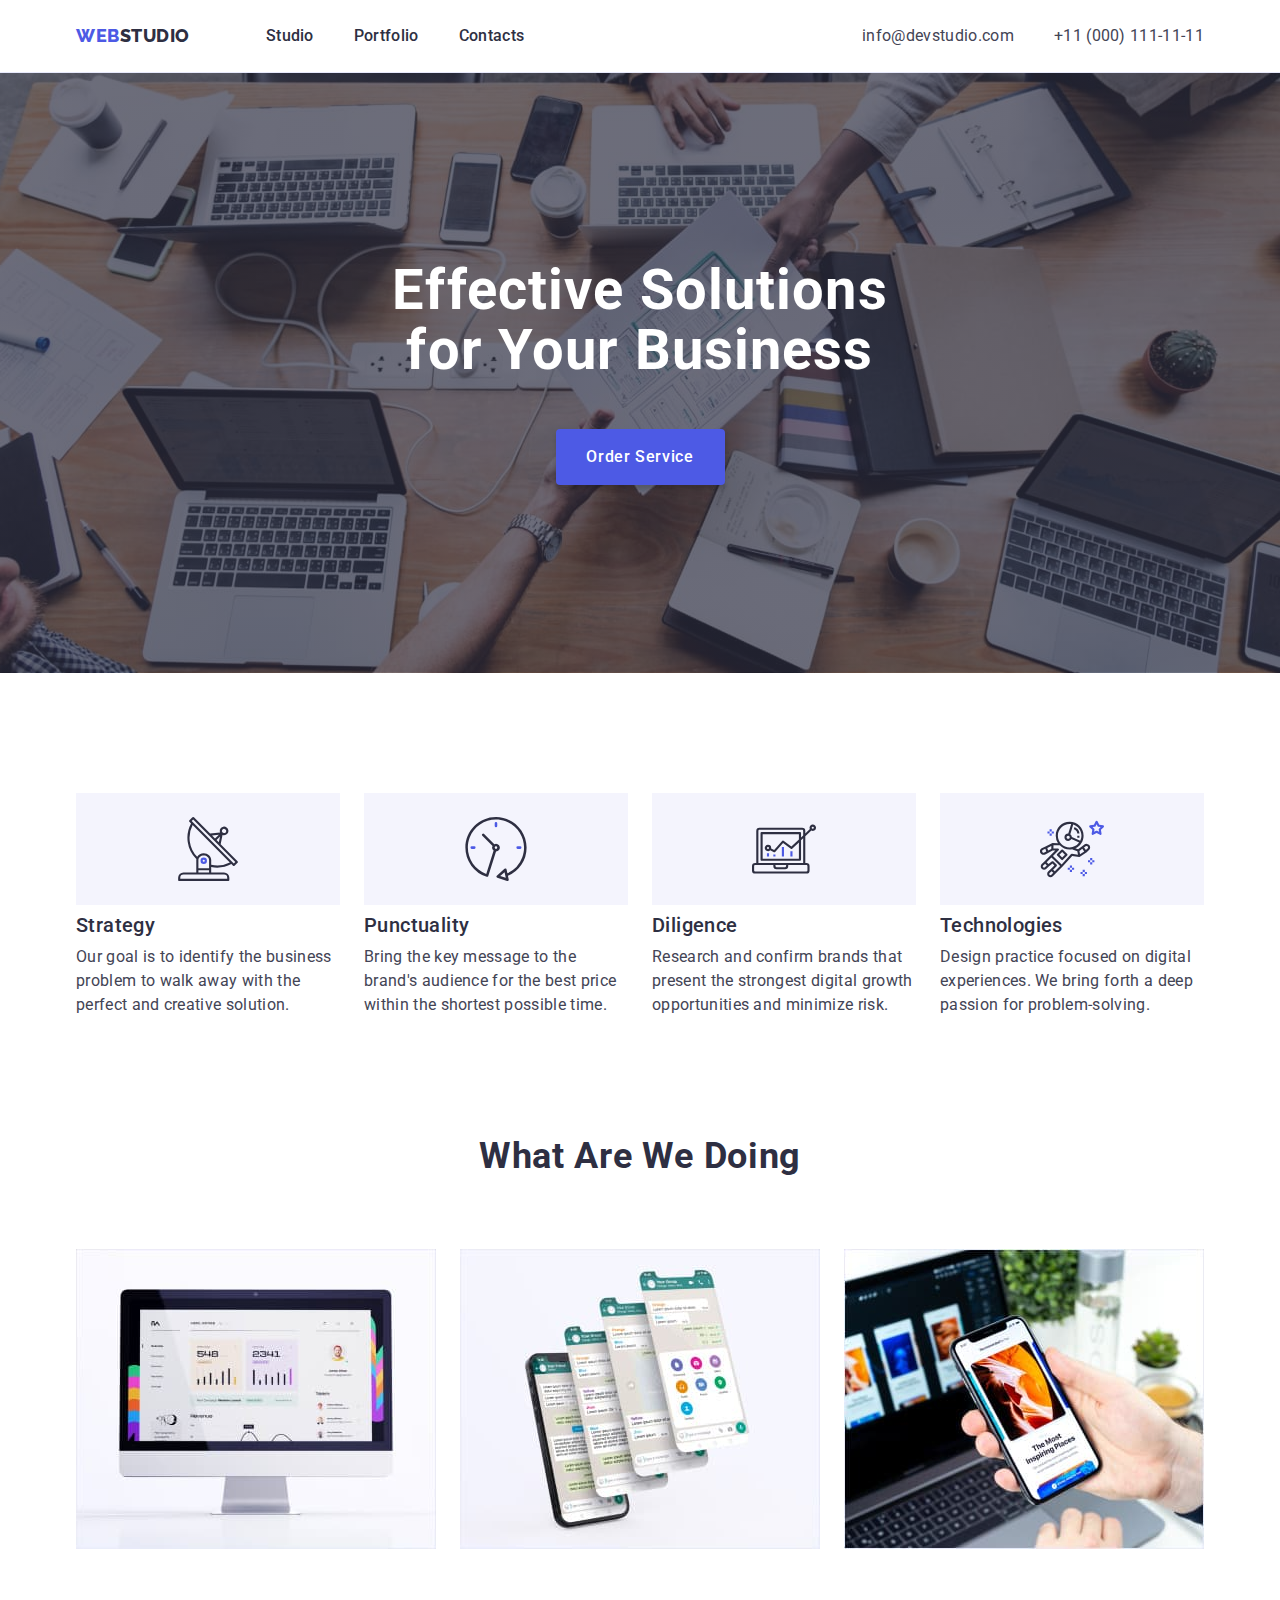
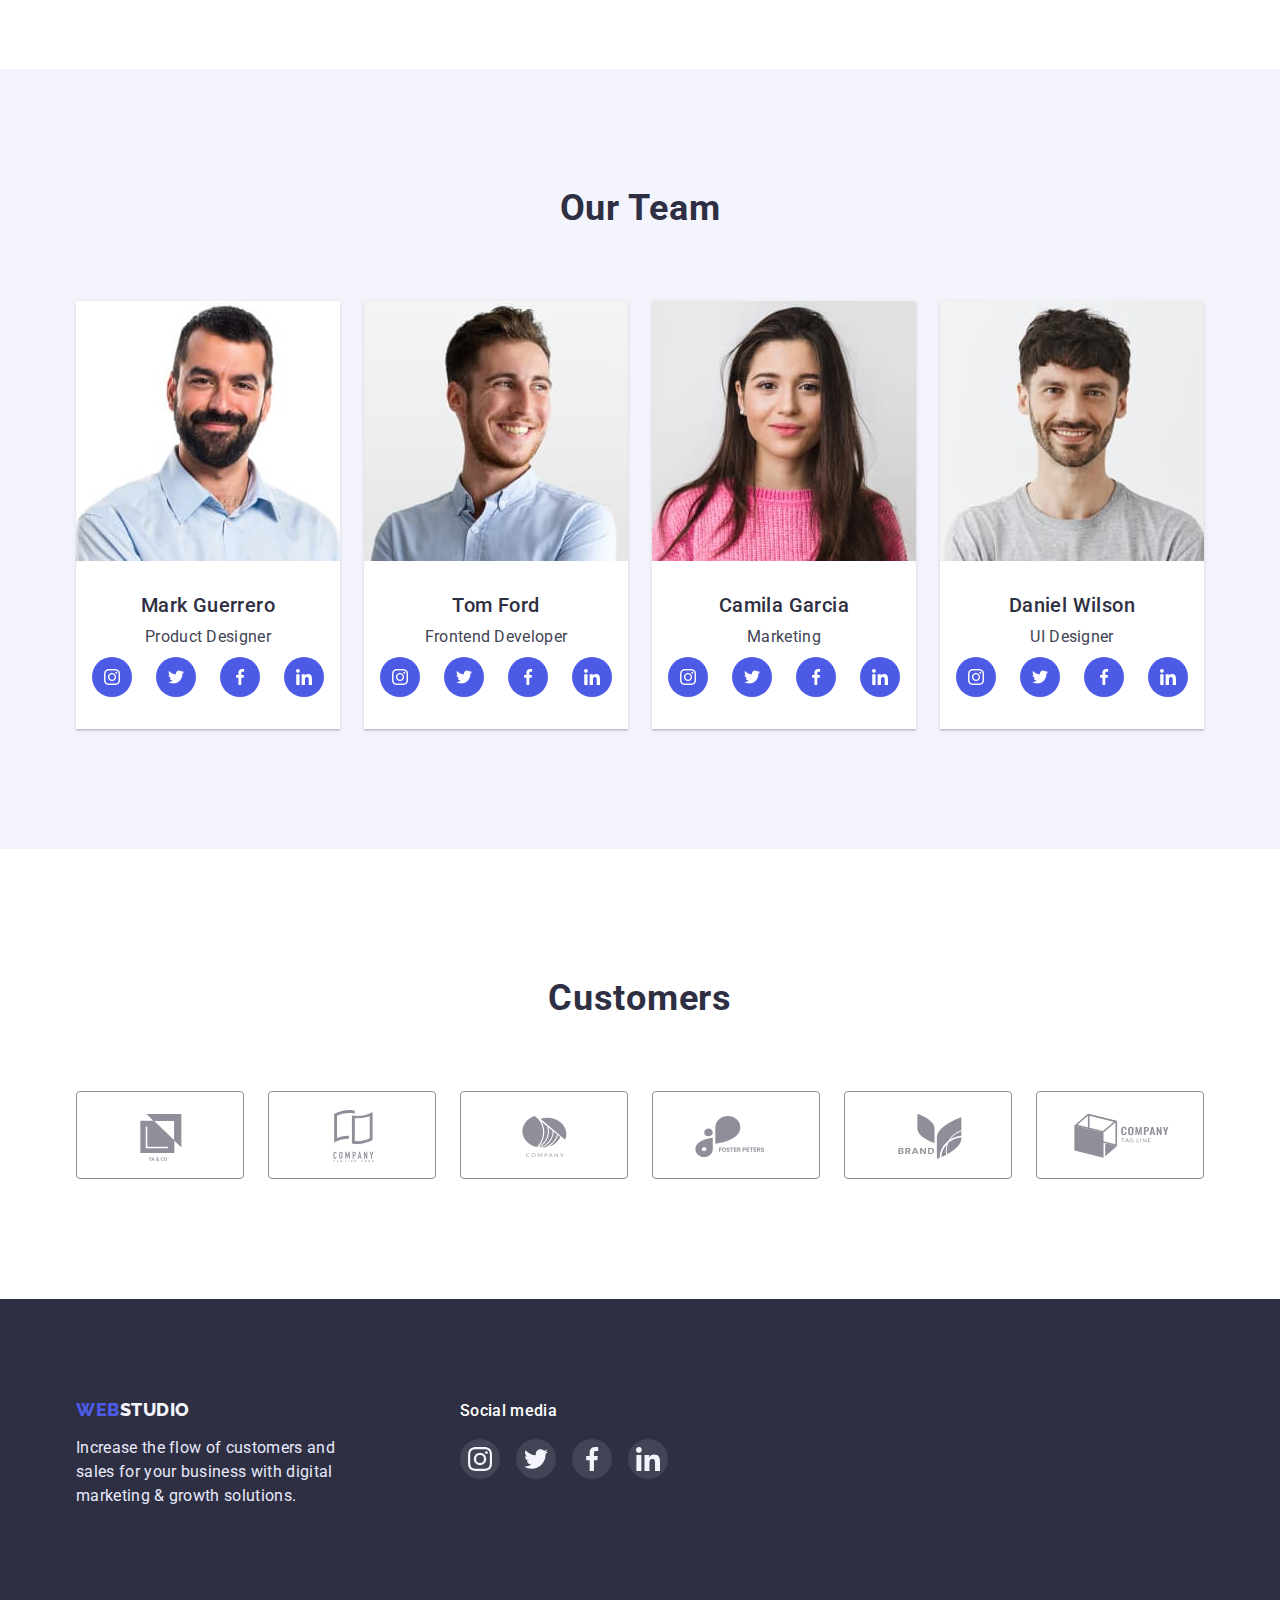
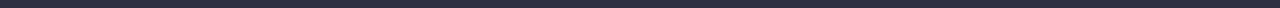
<file: index.html>
<!DOCTYPE html>
<html lang="en">
  <head>
    <meta charset="UTF-8" />
    <meta http-equiv="X-UA-Compatible" content="IE=edge" />
    <meta name="viewport" content="width=device-width, initial-scale=1.0" />
    <title>Web Studio</title>
    <link rel="preconnect" href="https://fonts.googleapis.com" />
    <link rel="preconnect" href="https://fonts.gstatic.com" crossorigin />
    <link
      href="https://fonts.googleapis.com/css2?family=Raleway:wght@800&family=Roboto:wght@400;500;700;900&display=swap"
      rel="stylesheet"
    />
    <link
      rel="stylesheet"
      href="https://cdn.jsdelivr.net/npm/modern-normalize@1.1.0/modern-normalize.min.css"
    />
    <link rel="stylesheet" href="./css/styles.css" />
  </head>
  <body>
    <!--  HEADER -->
    <header class="page-header">
      <div class="container page-header-container">
        <nav class="navigation">
          <a class="logo link" href="./index.html"
            >Web <span class="accent-logo-header">Studio</span>
          </a>
          <ul class="header-list list">
            <li class="header-item">
              <a class="header-link link" href="./index.html">Studio</a>
            </li>
            <li class="header-item">
              <a class="header-link link" href="./portfolio.html">Portfolio</a>
            </li>
            <li class="header-item">
              <a class="header-link link" href="">Contacts</a>
            </li>
          </ul>
        </nav>
        <address class="contacts contact-nav">
          <ul class="header-list list">
            <li>
              <a
                class="contact-phone-number link"
                href="mailto:info@devstudio.com"
                >info@devstudio.com</a
              >
            </li>
            <li>
              <a class="contact-phone-number link" href="tel:+110001111111"
                >+11 (000) 111-11-11</a
              >
            </li>
          </ul>
        </address>
      </div>
    </header>
    <!-- HEDER -->
    <main>
      <!-- SECTION - 1 -->
      <section class="section-hero">
        <div class="container hero-container">
          <h1 class="hero-title">Effective Solutions for Your Business</h1>
          <button class="btn" type="button">Order Service</button>
        </div>
      </section>
      <!-- SECTION - 1 -->
      <!-- SECTION - 2 -->
      <section class="section-preference">
        <div class="container">
          <h2 class="section-headings" hidden>Work</h2>
          <ul class="list preference-list">
            <li class="preference-cards">
              <a class="preference-icon" href>
                <svg class="preference-list-icon" width="64" height="64">
                  <use href="./images/sprite_svg.svg#icon-antenna"></use>
                </svg>
              </a>
              <h3 class="section-subheadings">Strategy</h3>
              <p class="section-description">
                Our goal is to identify the business problem to walk away with
                the perfect and creative solution.
              </p>
            </li>
            <li class="preference-cards">
              <a class="preference-icon" href>
                <svg class="preference-list-icon" width="64" height="64">
                  <use href="./images/sprite_svg.svg#icon-clock"></use>
                </svg>
              </a>
              <h3 class="section-subheadings">Punctuality</h3>
              <p class="section-description">
                Bring the key message to the brand's audience for the best price
                within the shortest possible time.
              </p>
            </li>
            <li class="preference-cards">
              <a class="preference-icon" href>
                <svg class="preference-list-icon" width="64" height="64">
                  <use href="./images/sprite_svg.svg#icon-diagram"></use>
                </svg>
              </a>
              <h3 class="section-subheadings">Diligence</h3>
              <p class="section-description">
                Research and confirm brands that present the strongest digital
                growth opportunities and minimize risk.
              </p>
            </li>
            <li class="preference-cards">
              <a class="preference-icon" href>
                <svg class="preference-list-icon" width="64" height="64">
                  <use href="./images/sprite_svg.svg#icon-astronaut"></use>
                </svg>
              </a>
              <h3 class="section-subheadings">Technologies</h3>
              <p class="section-description">
                Design practice focused on digital experiences. We bring forth a
                deep passion for problem-solving.
              </p>
            </li>
          </ul>
        </div>
      </section>
      <!-- SECTION - 2 -->
      <!-- SECTION - 3 -->
      <section class="section-doing container-processing">
        <div class="container">
          <h2 class="section-headings">What are we doing</h2>
          <ul class="list processing-list">
            <li class="processing-cards">
              <img
                style="border: 1px black"
                src="./images/our_work/img-1.jpg"
                alt="Revenue"
                width="360"
                height="300"
              />
            </li>
            <li class="processing-cards">
              <img
                style="border: 1px black"
                src="./images/our_work/img-2.jpg"
                alt="Communication"
                width="360"
                height="300"
              />
            </li>
            <li class="processing-cards">
              <img
                style="border: 1px black"
                src="./images/our_work/img-3.jpg"
                alt="The Most Inspiring Places"
                width="360"
                height="300"
              />
            </li>
          </ul>
        </div>
      </section>
      <!-- SECTION - 3 -->
      <!-- SECTION - 4 -->
      <section class="section-team">
        <div class="container container-team">
          <h2 class="section-headings">Our Team</h2>
          <ul class="list team-list">
            <li class="team-cards">
              <img
                style="border: 1px black"
                src="./images/our_team/img.jpg"
                alt="Mark Guerrero"
                width="264"
                height="260"
              />
              <div class="team-content">
                <h3 class="section-subheadings">Mark Guerrero</h3>
                <p class="section-description">Product Designer</p>
                <ul class="social-list list">
                  <li class="social-list-item">
                    <a href="" class="social-list-link">
                      <svg class="social-list-icon" width="16" height="16">
                        <use
                          href="./images/sprite_svg.svg#icon-instagram"
                        ></use>
                      </svg>
                    </a>
                  </li>
                  <li class="social-list-item">
                    <a href="" class="social-list-link">
                      <svg class="social-list-icon" width="16" height="16">
                        <use href="./images/sprite_svg.svg#icon-twitter"></use>
                      </svg>
                    </a>
                  </li>
                  <li class="social-list-item">
                    <a href="" class="social-list-link">
                      <svg class="social-list-icon" width="16" height="16">
                        <use href="./images/sprite_svg.svg#icon-facebook"></use>
                      </svg>
                    </a>
                  </li>
                  <li class="social-list-item">
                    <a href="" class="social-list-link">
                      <svg class="social-list-icon" width="16" height="16">
                        <use href="./images/sprite_svg.svg#icon-linkedin"></use>
                      </svg>
                    </a>
                  </li>
                </ul>
              </div>
            </li>
            <li class="team-cards">
              <img
                style="border: 1px black"
                src="./images/our_team/img(1).jpg"
                alt="Tom Ford"
                width="264"
                height="260"
              />
              <div class="team-content">
                <h3 class="section-subheadings">Tom Ford</h3>
                <p class="section-description">Frontend Developer</p>
                <ul class="social-list list">
                  <li class="social-list-item">
                    <a href="" class="social-list-link">
                      <svg class="social-list-icon" width="16" height="16">
                        <use
                          href="./images/sprite_svg.svg#icon-instagram"
                        ></use>
                      </svg>
                    </a>
                  </li>
                  <li class="social-list-item">
                    <a href="" class="social-list-link">
                      <svg class="social-list-icon" width="16" height="16">
                        <use href="./images/sprite_svg.svg#icon-twitter"></use>
                      </svg>
                    </a>
                  </li>
                  <li class="social-list-item">
                    <a href="" class="social-list-link">
                      <svg class="social-list-icon" width="16" height="16">
                        <use href="./images/sprite_svg.svg#icon-facebook"></use>
                      </svg>
                    </a>
                  </li>
                  <li class="social-list-item">
                    <a href="" class="social-list-link">
                      <svg class="social-list-icon" width="16" height="16">
                        <use href="./images/sprite_svg.svg#icon-linkedin"></use>
                      </svg>
                    </a>
                  </li>
                </ul>
              </div>
            </li>
            <li class="team-cards">
              <img
                style="border: 1px black"
                src="./images/our_team/img(2).jpg"
                alt="Camila Garcia"
                width="264"
                height="260"
              />
              <div class="team-content">
                <h3 class="section-subheadings">Camila Garcia</h3>
                <p class="section-description">Marketing</p>
                <ul class="social-list list">
                  <li class="social-list-item">
                    <a href="" class="social-list-link">
                      <svg class="social-list-icon" width="16" height="16">
                        <use
                          href="./images/sprite_svg.svg#icon-instagram"
                        ></use>
                      </svg>
                    </a>
                  </li>
                  <li class="social-list-item">
                    <a href="" class="social-list-link">
                      <svg class="social-list-icon" width="16" height="16">
                        <use href="./images/sprite_svg.svg#icon-twitter"></use>
                      </svg>
                    </a>
                  </li>
                  <li class="social-list-item">
                    <a href="" class="social-list-link">
                      <svg class="social-list-icon" width="16" height="16">
                        <use href="./images/sprite_svg.svg#icon-facebook"></use>
                      </svg>
                    </a>
                  </li>
                  <li class="social-list-item">
                    <a href="" class="social-list-link">
                      <svg class="social-list-icon" width="16" height="16">
                        <use href="./images/sprite_svg.svg#icon-linkedin"></use>
                      </svg>
                    </a>
                  </li>
                </ul>
              </div>
            </li>
            <li class="team-cards">
              <img
                style="border: 1px black"
                src="./images/our_team/img(3).jpg"
                alt="Daniel Wilson"
                width="264"
                height="260"
              />
              <div class="team-content">
                <h3 class="section-subheadings">Daniel Wilson</h3>
                <p class="section-description">UI Designer</p>
                <ul class="social-list list">
                  <li class="social-list-item">
                    <a href="" class="social-list-link">
                      <svg class="social-list-icon" width="16" height="16">
                        <use
                          href="./images/sprite_svg.svg#icon-instagram"
                        ></use>
                      </svg>
                    </a>
                  </li>
                  <li class="social-list-item">
                    <a href="" class="social-list-link">
                      <svg class="social-list-icon" width="16" height="16">
                        <use href="./images/sprite_svg.svg#icon-twitter"></use>
                      </svg>
                    </a>
                  </li>
                  <li class="social-list-item">
                    <a href="" class="social-list-link">
                      <svg class="social-list-icon" width="16" height="16">
                        <use href="./images/sprite_svg.svg#icon-facebook"></use>
                      </svg>
                    </a>
                  </li>
                  <li class="social-list-item">
                    <a href="" class="social-list-link">
                      <svg class="social-list-icon" width="16" height="16">
                        <use href="./images/sprite_svg.svg#icon-linkedin"></use>
                      </svg>
                    </a>
                  </li>
                </ul>
              </div>
            </li>
          </ul>
        </div>
      </section>
      <!-- SECTION - 4 -->
      <!-- SECTION - 5 -->
      <section class="section-customers">
        <div class="container">
          <h2 class="section-headings">Customers</h2>
          <ul class="customers-list list">
            <li class="customers-item">
              <a href="" class="customers-link link">
                <svg class="customers-list-icon" width="104" height="56">
                  <use href="./images/sprite_svg.svg#icon-company_1"></use>
                </svg>
              </a>
            </li>
            <li class="customers-item">
              <a href="" class="customers-link link">
                <svg class="customers-list-icon" width="104" height="56">
                  <use href="./images/sprite_svg.svg#icon-company_2"></use>
                </svg>
              </a>
            </li>
            <li class="customers-item">
              <a href="" class="customers-link link">
                <svg class="customers-list-icon" width="104" height="56">
                  <use href="./images/sprite_svg.svg#icon-company_3"></use>
                </svg>
              </a>
            </li>
            <li class="customers-item">
              <a href="" class="customers-link link">
                <svg class="customers-list-icon" width="104" height="56">
                  <use href="./images/sprite_svg.svg#icon-company_4"></use>
                </svg>
              </a>
            </li>
            <li class="customers-item">
              <a href="" class="customers-link link">
                <svg class="customers-list-icon" width="104" height="56">
                  <use href="./images/sprite_svg.svg#icon-company_5"></use>
                </svg>
              </a>
            </li>
            <li class="customers-item">
              <a href="" class="customers-link link">
                <svg class="customers-list-icon" width="104" height="56">
                  <use href="./images/sprite_svg.svg#icon-company_6"></use>
                </svg>
              </a>
            </li>
          </ul>
        </div>
      </section>
      <!-- /SECTION - 5 -->
    </main>
    <!-- FOOTER -->
    <footer class="footer-page">
      <div class="container footer-container">
        <div class="footer">
          <a class="logo-footer logo link" href="./index.html"
            >Web <span class="accent-logo-footer">Studio</span>
          </a>
          <p class="footer-description">
            Increase the flow of customers and sales for your business with
            digital marketing & growth solutions.
          </p>
        </div>
        <section class="social-footer">
          <h3 class="social-media-heading">Social media</h3>
          <ul class="media-list list">
            <li class="media-list-item">
              <a href="" class="media-list-link">
                <svg class="media-list-icon" width="24" height="24">
                  <use href="./images/sprite_svg.svg#icon-instagram"></use>
                </svg>
              </a>
            </li>
            <li class="media-list-item">
              <a href="" class="media-list-link">
                <svg class="media-list-icon" width="24" height="24">
                  <use href="./images/sprite_svg.svg#icon-twitter"></use>
                </svg>
              </a>
            </li>
            <li class="media-list-item">
              <a href="" class="media-list-link">
                <svg class="media-list-icon" width="24" height="24">
                  <use href="./images/sprite_svg.svg#icon-facebook"></use>
                </svg>
              </a>
            </li>
            <li class="media-list-item">
              <a href="" class="media-list-link">
                <svg class="media-list-icon" width="24" height="24">
                  <use href="./images/sprite_svg.svg#icon-linkedin"></use>
                </svg>
              </a>
            </li>
          </ul>
        </section>
      </div>
    </footer>
  </body>
</html>
</file>
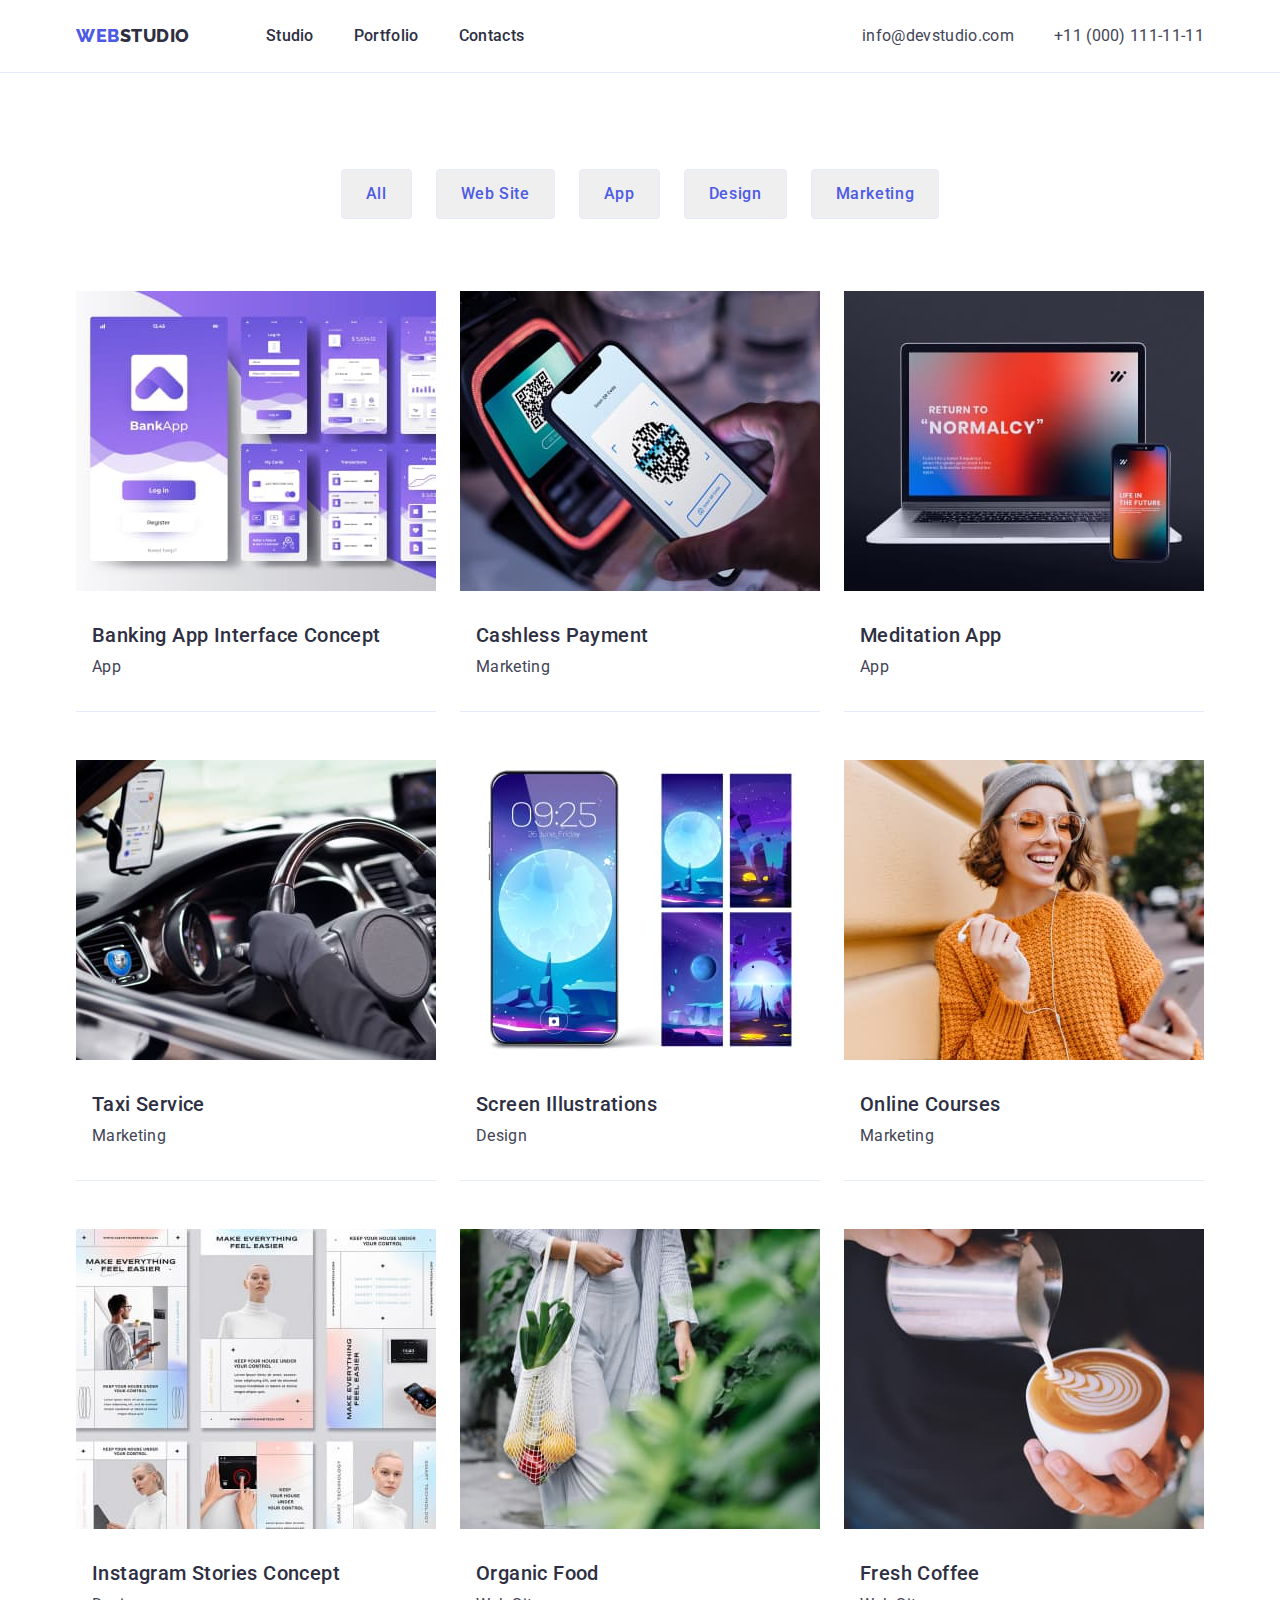
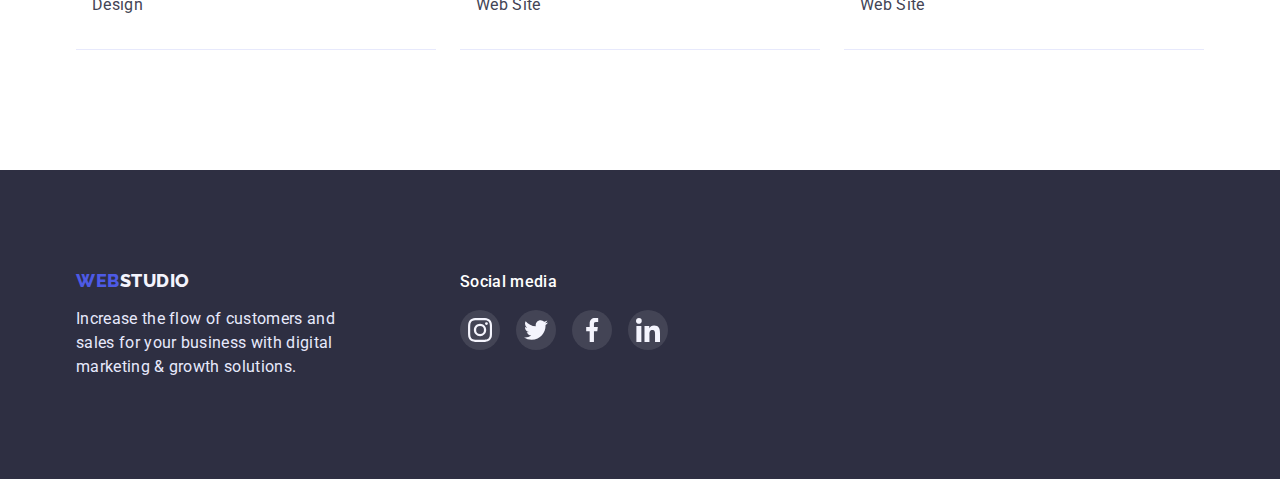
<file: portfolio.html>
<!DOCTYPE html>
<html lang="en">
  <head>
    <meta charset="UTF-8" />
    <meta http-equiv="X-UA-Compatible" content="IE=edge" />
    <meta name="viewport" content="width=device-width, initial-scale=1.0" />
    <title>Portfolio</title>
    <link rel="preconnect" href="https://fonts.googleapis.com" />
    <link rel="preconnect" href="https://fonts.gstatic.com" crossorigin />
    <link
      href="https://fonts.googleapis.com/css2?family=Raleway:wght@800&family=Roboto:wght@400;500;700;900&display=swap"
      rel="stylesheet"
    />
    <link
      rel="stylesheet"
      href="https://cdn.jsdelivr.net/npm/modern-normalize@1.1.0/modern-normalize.min.css"
    />
    <link rel="stylesheet" href="./css/styles.css" />
  </head>
  <body>
    <!--  HEADER -->
    <header class="page-header">
      <div class="container page-header-container">
        <nav class="navigation">
          <a class="logo link" href="./index.html"
            >Web <span class="accent-logo-header">Studio</span>
          </a>
          <ul class="header-list list">
            <li class="header-item">
              <a class="header-link link" href="./index.html">Studio</a>
            </li>
            <li class="header-item">
              <a class="header-link link" href="./portfolio.html">Portfolio</a>
            </li>
            <li class="header-item">
              <a class="header-link link" href="">Contacts</a>
            </li>
          </ul>
        </nav>
        <address class="contacts contact-nav">
          <ul class="header-list list">
            <li>
              <a
                class="contact-phone-number link"
                href="mailto:info@devstudio.com"
                >info@devstudio.com</a
              >
            </li>
            <li>
              <a class="contact-phone-number link" href="tel:+110001111111"
                >+11 (000) 111-11-11</a
              >
            </li>
          </ul>
        </address>
      </div>
    </header>
    <!-- HEDER -->
    <!--  MAIN -->
    <main>
      <section class="navigation-page">
        <div class="container">
          <h1 hidden>Page-navigation</h1>
          <ul class="list navigation-list">
            <li><button class="btn-page" type="button">All</button></li>
            <li><button class="btn-page" type="button">Web Site</button></li>
            <li><button class="btn-page" type="button">App</button></li>
            <li><button class="btn-page" type="button">Design</button></li>
            <li><button class="btn-page" type="button">Marketing</button></li>
          </ul>
        </div>
        <div class="container">
          <ul class="list content-list-1">
            <li class="border-color">
              <a class="link" href=""
                ><img
                  src="./images/page2/img.jpg"
                  alt="productos"
                  width="360"
                  height="300"
                  style="border: 1px black"
                />
                <div class="content-description cards-box-shadow">
                  <h2 class="section-subheadings">
                    Banking App Interface Concept
                  </h2>
                  <p class="section-description">App</p>
                </div>
              </a>
            </li>
            <li class="border-color">
              <a class="link" href=""
                ><img
                  src="./images/page2/img1.jpg"
                  alt="productos"
                  width="360"
                  height="300"
                  style="border: 1px black"
                />
                <div class="content-description">
                  <h2 class="section-subheadings">Cashless Payment</h2>
                  <p class="section-description">Marketing</p>
                </div>
              </a>
            </li>
            <li class="border-color">
              <a class="link" href=""
                ><img
                  src="./images/page2/img2.jpg"
                  alt="productos"
                  width="360"
                  height="300"
                  style="border: 1px black"
                />
                <div class="content-description">
                  <h2 class="section-subheadings">Meditation App</h2>
                  <p class="section-description">App</p>
                </div></a
              >
            </li>
          </ul>
          <ul class="list content-list-2">
            <li class="border-color">
              <a class="link" href=""
                ><img
                  src="./images/page2/img3.jpg"
                  alt="productos"
                  width="360"
                  height="300"
                  style="border: 1px black"
                />
                <div class="content-description">
                  <h2 class="section-subheadings">Taxi Service</h2>
                  <p class="section-description">Marketing</p>
                </div></a
              >
            </li>
            <li class="border-color">
              <a class="link" href=""
                ><img
                  src="./images/page2/img4.jpg"
                  alt="productos"
                  width="360"
                  height="300"
                  style="border: 1px black"
                />
                <div class="content-description">
                  <h2 class="section-subheadings">Screen Illustrations</h2>
                  <p class="section-description">Design</p>
                </div></a
              >
            </li>
            <li class="border-color">
              <a class="link" href=""
                ><img
                  class="mrg-img-bottom"
                  src="./images/page2/img5.jpg"
                  alt="productos"
                  width="360"
                  height="300"
                  style="border: 1px black"
                />
                <div class="content-description">
                  <h2 class="section-subheadings">Online Courses</h2>
                  <p class="section-description">Marketing</p>
                </div></a
              >
            </li>
          </ul>
          <ul class="list content-list-3">
            <li class="border-color">
              <a class="link" href=""
                ><img
                  class="mrg-img-bottom"
                  src="./images/page2/img6.jpg"
                  alt="productos"
                  width="360"
                  height="300"
                  style="border: 1px black"
                />
                <div class="content-description">
                  <h2 class="section-subheadings">Instagram Stories Concept</h2>
                  <p class="section-description">Design</p>
                </div></a
              >
            </li>
            <li class="border-color">
              <a class="link" href=""
                ><img
                  class="mrg-img-bottom"
                  src="./images/page2/img7.jpg"
                  alt="productos"
                  width="360"
                  height="300"
                  style="border: 1px black"
                />
                <div class="content-description">
                  <h2 class="section-subheadings">Organic Food</h2>
                  <p class="section-description">Web Site</p>
                </div></a
              >
            </li>
            <li class="border-color">
              <a class="link" href=""
                ><img
                  class="mrg-img-bottom"
                  src="./images/page2/img8.jpg"
                  alt="productos"
                  width="360"
                  height="300"
                  style="border: 1px black"
                />
                <div class="content-description">
                  <h2 class="section-subheadings">Fresh Coffee</h2>
                  <p class="section-description">Web Site</p>
                </div>
              </a>
            </li>
          </ul>
        </div>
      </section>
    </main>

    <!--   FOOTER -->
    <footer class="footer-page">
      <div class="container footer-container">
        <div class="footer">
          <a class="logo-footer logo link" href="./index.html"
            >Web <span class="accent-logo-footer">Studio</span>
          </a>
          <p class="footer-description">
            Increase the flow of customers and sales for your business with
            digital marketing & growth solutions.
          </p>
        </div>
        <section class="social-footer">
          <h3 class="social-media-heading">Social media</h3>
          <ul class="media-list list">
            <li class="media-list-item">
              <a href="" class="media-list-link">
                <svg class="media-list-icon" width="24" height="24">
                  <use href="./images/sprite_svg.svg#icon-instagram"></use>
                </svg>
              </a>
            </li>
            <li class="media-list-item">
              <a href="" class="media-list-link">
                <svg class="media-list-icon" width="24" height="24">
                  <use href="./images/sprite_svg.svg#icon-twitter"></use>
                </svg>
              </a>
            </li>
            <li class="media-list-item">
              <a href="" class="media-list-link">
                <svg class="media-list-icon" width="24" height="24">
                  <use href="./images/sprite_svg.svg#icon-facebook"></use>
                </svg>
              </a>
            </li>
            <li class="media-list-item">
              <a href="" class="media-list-link">
                <svg class="media-list-icon" width="24" height="24">
                  <use href="./images/sprite_svg.svg#icon-linkedin"></use>
                </svg>
              </a>
            </li>
          </ul>
        </section>
      </div>
    </footer>
  </body>
</html>
</file>
<file: css/styles.css>
:root {
  --primary-font: "Roboto", sans-serif;
  --secondary-font: "Raleway", sans-serif;
}

h1,
h2,
h3,
h4,
p {
  margin: 0;
}

ul,
ol {
  margin: 0;
  padding-left: 0;
}

img {
  display: block;
}

button {
  cursor: pointer;
}

address {
  font-style: normal;
}

.container {
  width: 1158px;
  margin: 0 auto;
  padding-left: 15px;
  padding-right: 15px;
  /* outline: 2px solid red; */
}

.list {
  list-style: none;
}

.link {
  text-decoration: none;
}

body {
  font-family: var(--primary-font);
  color: #434455;
  max-width: 1440px;
  margin: 0 auto;
}

/* ==========--------HEADER================== */

.page-header-container {
  display: flex;
  align-items: center;
}

.page-header {
  padding-bottom: 24px;
  padding-top: 24px;
  border-bottom: 1px solid #e7e9fc;
}

.navigation {
  display: flex;
  align-items: center;
  margin-right: auto;
}

.contact-nav {
  display: flex;
  align-items: center;
  justify-content: space-between;
}

.header-list {
  display: flex;
  align-items: center;
  gap: 40px;
}

.header-link {
  font-weight: 500;
  font-size: 16px;
  line-height: 1.5;
  letter-spacing: 0.02em;
  color: #2e2f42;
}

.header-link:hover,
.header-link:focus {
  color: #404bbf;
}

.logo {
  font-family: var(--secondary-font);
  font-weight: 800;
  font-size: 18px;
  line-height: 1.17;
  align-items: center;
  letter-spacing: 0.03em;
  text-transform: uppercase;
  color: #4d5ae5;
  margin-right: 76px;
  display: flex;
}
.logo:hover,
.logo:focus {
  color: #404bbf;
}

.accent-logo-header {
  color: #2e2f42;
}

.contacts {
  font-style: normal;
}

.contact-phone-number {
  font-family: var(--primary-font);
  font-weight: 400;
  font-size: 16px;
  line-height: 1.5;
  letter-spacing: 0.02em;
  color: #434455;
}

.contact-phone-number:hover,
.contact-phone-number:focus {
  color: #404bbf;
}

/* ====================== /HEADER =====================*/

/* =================SECTION 1================== */

.btn {
  min-width: 169px;
  height: 56px;
  box-shadow: 0px 4px 4px rgba(0, 0, 0, 0.15);
  border-radius: 4px;
  font-family: var(--primary-font);
  background-color: #4d5ae5;
  color: #ffffff;
  margin: 0% auto;
  display: block;
  font-weight: 500;
  font-size: 16px;
  line-height: 1.5;
  letter-spacing: 0.04em;
  border: transparent;
}
.btn:hover,
.btn:focus {
  background-color: #404bbf;
  color: #ffffff;
}

.hero-title {
  font-family: var(--primary-font);
  font-weight: 700;
  font-size: 56px;
  line-height: 1.07;
  text-align: center;
  letter-spacing: 0.02em;
  color: #ffffff;
  width: 496px;
  margin: 0% auto 48px;
}

.section-hero {
  max-width: 1440px;
  margin: 0 auto;
  padding-top: 188px;
  padding-bottom: 188px;
  background-position: center;
  background-repeat: no-repeat;
  background-image: linear-gradient(
      rgba(46, 47, 66, 0.7),
      rgba(46, 47, 66, 0.7)
    ),
    url("../images/hero/hero_backgroud.jpg");
  background-size: cover;
  background-color: rgba(46, 47, 66, 0.7);
}

/* ================= / SECTION 1================== */

/* ======================SECTION 2 ====================== */

.preference-list {
  display: flex;
  align-items: center;
  gap: 24px;
  justify-content: space-between;
}

.section-preference {
  padding-top: 120px;
  padding-bottom: 120px;
  display: flex;
  align-items: center;
}

.preference-icon {
  margin-bottom: 8px;
  display: flex;
  align-items: center;
  justify-content: center;
  background-color: #f4f4fd;
  width: 264px;
  height: 112px;
}

/* =====================/ SECTION 2====================== */

/* ======================SECTION 3 ====================== */

.processing-list {
  display: flex;
  flex-wrap: wrap;
  gap: 24px;
}
.processing-cards {
  flex-basis: calc(100-48) / 3;
}

.section-doing {
  padding-bottom: 120px;
}
/* ======================/ SECTION 3 ====================== */

/* =====================SECTION 4===================== */

.team-list {
  display: flex;
  flex-wrap: wrap;
  gap: 24px;
}

.team-cards {
  flex-basis: calc(100-72) / 4;
  background-color: #ffffff;
  box-shadow: 0px 1px 6px rgba(46, 47, 66, 0.08),
    0px 1px 1px rgba(46, 47, 66, 0.16), 0px 2px 1px rgba(46, 47, 66, 0.08);
}

.team-content {
  padding-top: 32px;
  text-align: center;
  padding-bottom: 32px;
}

.section-team {
  padding-top: 120px;
  padding-bottom: 120px;
  background-color: #f4f4fd;
}

.social-list {
  display: flex;
  justify-content: center;
  gap: 24px;
  margin-top: 8px;
}

.social-list-item {
  width: 40px;
  height: 40px;
  background-color: #4d5ae5;
  border-radius: 50%;
  display: flex;
  justify-content: center;
  align-items: center;
}

.social-list-link {
  width: 100%;
  height: 100%;
  display: flex;
  border-radius: 50%;
  justify-content: center;
  align-items: center;
  fill: #ffffff;
}

.social-list-item :hover,
.social-list-item :hover {
  background-color: #404bbf;
}

/* =====================/ SECTION 4===================== */

/* =====================SECTION 5===================== */

.section-customers {
  padding-top: 130px;
  padding-bottom: 120px;
}

.customers-list {
  display: flex;
  align-items: center;
  justify-content: center;
  gap: 24px;
}

.customers-item {
  width: 168px;
  height: 88px;
}

.customers-link {
  width: 100%;
  height: 100%;
  display: flex;
  align-items: center;
  justify-content: center;
  border-radius: 4px;
  border: 1px solid #8e8f99;
  color: #8e8f99;
  fill: red;
}

.customers-list :hover,
.customers-list :focus {
  border-color: #404bbf;
}

.customers-list-icon {
  fill: #8e8f99;
}

.customers-list :hover > .customers-list-icon,
.customers-list :focus > .customers-list-icon {
  border-color: #404bbf;
  fill: #404bbf;
}

/* =====================/SECTION 5===================== */

/* ================= COMPONENTS================= */
.section-headings {
  font-family: var(--primary-font);
  font-weight: 700;
  font-size: 36px;
  line-height: 1.11;
  letter-spacing: 0.02em;
  text-align: center;
  text-transform: capitalize;
  color: #2e2f42;
  margin-bottom: 72px;
}
.section-subheadings {
  font-family: var(--primary-font);
  font-weight: 500;
  font-size: 20px;
  line-height: 1.2;
  letter-spacing: 0.02em;
  color: #2e2f42;
  margin-bottom: 8px;
}
.section-description {
  font-family: var(--primary-font);
  font-weight: 400;
  font-size: 16px;
  line-height: 1.5;
  letter-spacing: 0.02em;
  color: #434455;
}
/* ================= /COMPONENTS================= */

/* ======================FOOTER==================== */
.footer-page {
  max-width: 1440px;
  margin: 0 auto;
  background-color: #2e2f42;
  font-family: var(--primary-font);
  font-weight: 400;
  font-size: 16px;
  line-height: 1.5;
  letter-spacing: 0.02em;
  color: #e7e9fc;
  padding-bottom: 100px;
  padding-top: 100px;
  display: flex;
  align-items: center;
}

.accent-logo-footer {
  color: #f4f4fd;
  width: 264px;
}

.footer-container {
  display: flex;
}
.logo-footer {
  max-width: 115px;
}
.footer-description {
  margin-top: 16px;
  max-width: 264px;
}

.social-media-heading {
  font-family: var(--primary-font);
  font-style: normal;
  font-weight: 500;
  font-size: 16px;
  line-height: 1.5;
  letter-spacing: 0.02em;
  color: #ffffff;
  margin-bottom: 16px;
}

.media-list {
  display: flex;
  align-items: center;
  justify-content: space-between;
  gap: 16px;
}

.media-list-item {
  fill: #f4f4fd;
  background-color: rgba(255, 255, 255, 0.1);
  width: 40px;
  height: 40px;
  border-radius: 50%;
  display: flex;
  align-items: center;
  justify-content: center;
}

.social-footer {
  margin-left: 120px;
}

.media-list-link {
  fill: #f4f4fd;
}

.media-list :hover,
.media-list :focus {
  background-color: #31d0aa;
}

.media-list-icon {
  display: flex;
  align-items: center;
  justify-content: center;
}

/* ======================/ FOOTER ==================== */

/* ============================PAGE 2================= */

.navigation-page {
  padding-bottom: 120px;
  padding-top: 96px;
}

.navigation-list :hover,
.navigation-list :focus {
  box-shadow: 0px 3px 1px rgba(0, 0, 0, 0.1), 0px 2px 1px rgba(0, 0, 0, 0.08),
    0px 2px 2px rgba(0, 0, 0, 0.12);
}
.border-color {
  border-bottom: 1px solid #e7e9fc;
}

.content-list-1 :hover > .content-description {
  box-shadow: 0px 1px 6px rgba(46, 47, 66, 0.08),
    0px 1px 1px rgba(46, 47, 66, 0.16), 0px 2px 1px rgba(46, 47, 66, 0.08);
}

.content-list-2 :hover > .content-description {
  box-shadow: 0px 1px 6px rgba(46, 47, 66, 0.08),
    0px 1px 1px rgba(46, 47, 66, 0.16), 0px 2px 1px rgba(46, 47, 66, 0.08);
}

.content-list-3 :hover > .content-description {
  box-shadow: 0px 1px 6px rgba(46, 47, 66, 0.08),
    0px 1px 1px rgba(46, 47, 66, 0.16), 0px 2px 1px rgba(46, 47, 66, 0.08);
}

.navigation-list {
  display: flex;
  flex-wrap: wrap;
  justify-content: center;
  gap: 24px;
  margin-bottom: 72px;
  border-radius: 4px;
}

.content-list-1 {
  display: flex;
  justify-content: space-between;
  gap: 24px;
  flex-basis: calc(100%-48) / 3;
  margin-bottom: 48px;
}
.content-list-2 {
  display: flex;
  justify-content: space-between;
  gap: 24px;
  flex-basis: calc(100-48) / 3;
  margin-bottom: 48px;
}
.content-list-3 {
  display: flex;
  justify-content: space-between;
  gap: 24px;
  flex-basis: calc(100-48) / 3;
}

.content-description {
  padding-left: 16px;
  padding-top: 32px;
  padding-bottom: 32px;
}

/* =========================== /PAGE 2================= */

/* ===================BUTTONS PAGE 2=============== */
.btn-page {
  padding-top: 12px;
  padding-bottom: 12px;
  padding-left: 24px;
  padding-right: 24px;
  font-family: var(--primary-font);
  font-weight: 500;
  font-size: 16px;
  line-height: 1.5;
  letter-spacing: 0.04em;
  color: #4d5ae5;
  border: 1px solid #e7e9fc;
  border-radius: 4px;
}

.btn-page:hover,
.btn-page:focus {
  color: #ffffff;
  background: #404bbf;
}
/* ===================BUTTONS PAGE 2=============== */
</file>
